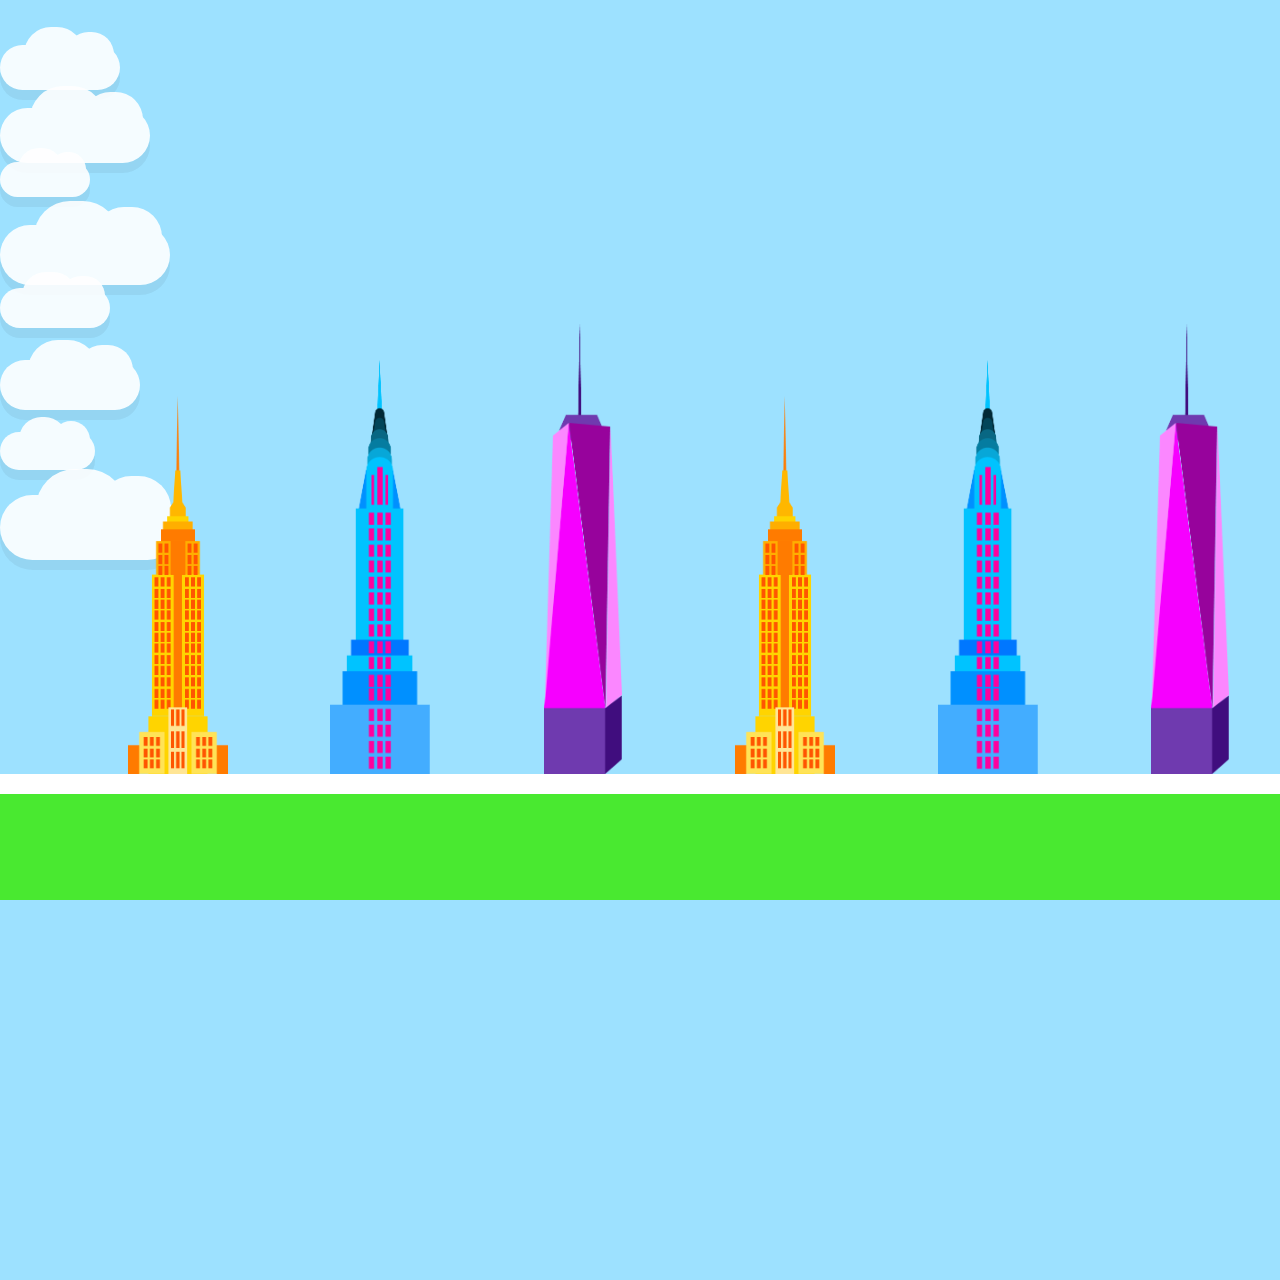
<file: index.html>
<!DOCTYPE html>
<html lang="ko">
<head>
  <meta charset="UTF-8" />
  <meta name="viewport" content="width=device-width, initial-scale=1.0" />
  <title>Skyline</title>
  <link href="https://fonts.googleapis.com/css2?family=Poppins:wght@800&family=Inter:wght@400;700&display=swap" rel="stylesheet">
  <link rel="stylesheet" href="style.css">
</head>
<body>

 <div class="sky-elements">
  <div class="cloud c1"></div>
  <div class="cloud c2"></div>
  <div class="cloud c3"></div>
  <div class="cloud c4"></div>
  <div class="cloud c5"></div>
  <div class="cloud c6"></div>
  <div class="cloud c7"></div>
  <div class="cloud c8"></div>
</div>


  <div class="horizon"></div>
  <div class="ground"></div>

  <div class="scroll-container">
    <div class="track"id="track">

     <div class="building b-empire" data-id="empire" style="--h: 50vh;" tabindex="0">
     <img class="building-img" src="assets/image/empire.png" alt="Empire State">
     <div class="info">
     <h2>EMPIRE STATE</h2>
     <p>The King of Manhattan</p>
  </div>
</div>

<div class="building b-chrysler" data-id="chrysler" style="--h: 50vh;" tabindex="0">
   <img class="building-img" src="assets/image/cry.png" alt="Chrysler Building">
   <div class="info">
   <h2>CHRYSLER</h2>
   <p>Art Deco Crown</p>
   </div>
</div>

<div class="building b-oneworld" data-id="oneworld" style="--h: 50vh;" tabindex="0">
   <img class="building-img" src="assets/image/oneworld.png" alt="One World Trade Center">
   <div class="info">
    <h2>ONE WORLD</h2>
    <p>Freedom Tower</p>
  </div>
</div>

  

  <script src="script.js"></script>
  <a class="wx-link" href="final_weather_test.html" aria-label="Weather test">•</a>

</body>
</html>
</file>
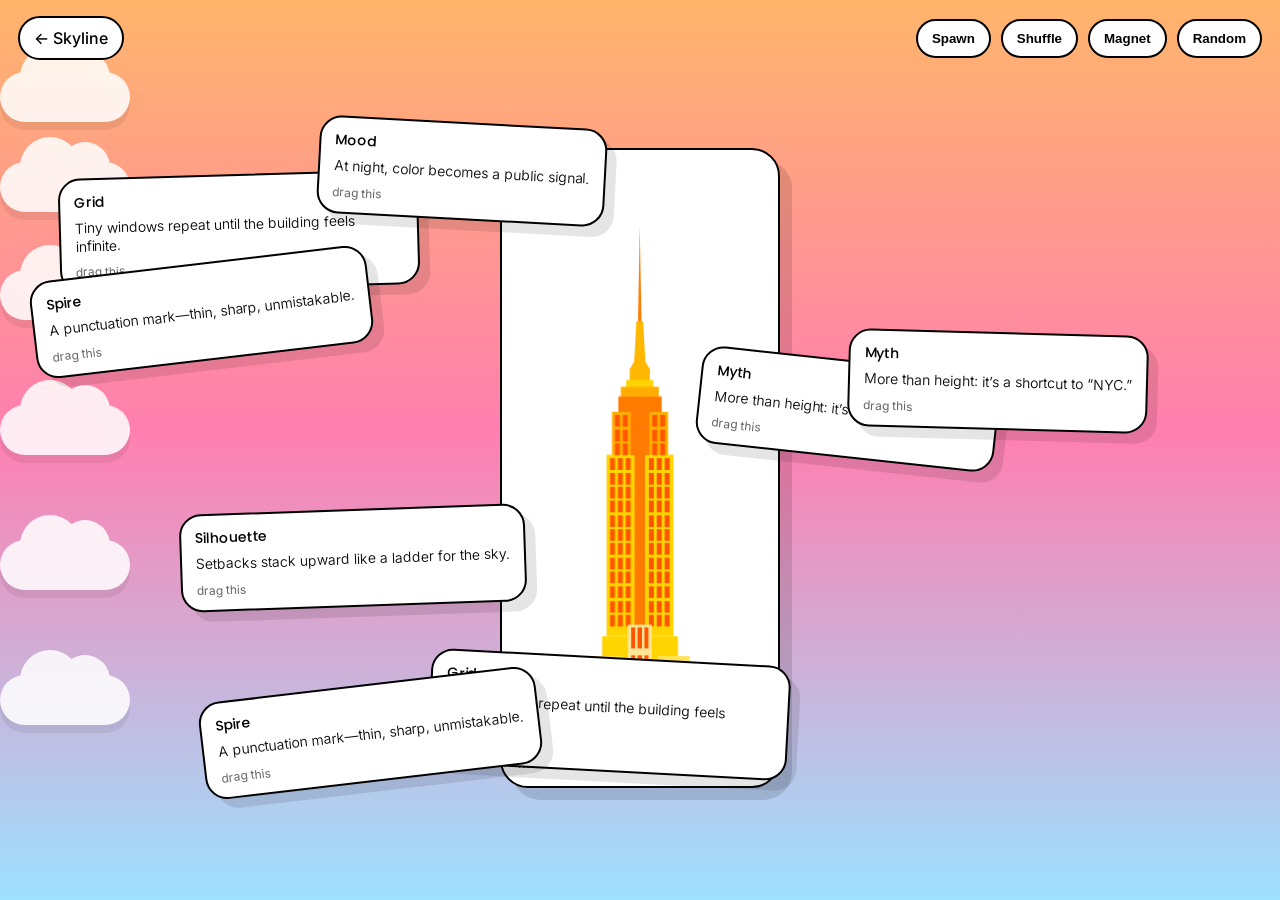
<file: building.html>
<!DOCTYPE html>
<html lang="ko">
<head>
  <meta charset="UTF-8" />
  <meta name="viewport" content="width=device-width, initial-scale=1.0" />
  <title>Building</title>
  <link href="https://fonts.googleapis.com/css2?family=Poppins:wght@300;400;500;600&family=Inter:wght@300;400;500;600&display=swap" rel="stylesheet">
  <link rel="stylesheet" href="building.css" />
</head>
<body>

  <!-- ☁️ clouds -->
  <div class="sky-elements" aria-hidden="true">
    <div class="cloud cloud--a"></div>
    <div class="cloud cloud--b"></div>
    <div class="cloud cloud--c"></div>
    <div class="cloud cloud--d"></div>
    <div class="cloud cloud--e"></div>
    <div class="cloud cloud--f"></div>
  </div>
  <div id="weatherFx" aria-hidden="true"></div>

  <!-- top controls -->
  <header class="top">
    <a class="back" href="index.html">← Skyline</a>

    <div class="top-actions">
      <button class="btn" id="btnSpawn" type="button">Spawn</button>
      <button class="btn" id="btnShuffle" type="button">Shuffle</button>
        <button class="btn" id="btnMagnet" type="button">Magnet</button>
      <button class="btn" id="btnRandom" type="button">Random</button>
    </div>
  </header>

  <!-- stage -->
  <main class="stage" id="stage" aria-label="Experimental info stage">
    <!-- building image becomes a “totem” -->
    <div class="totem" id="totem" tabindex="0">
      <img id="bImg" alt="" />
      <div class="totem__label">
        <div class="totem__title" id="bName"></div>
        <div class="totem__tag" id="bTag"></div>
      </div>
    </div>

    <!-- fragments injected here -->
  </main>

  <script src="building.js"></script>
</body>
</html>
</file>
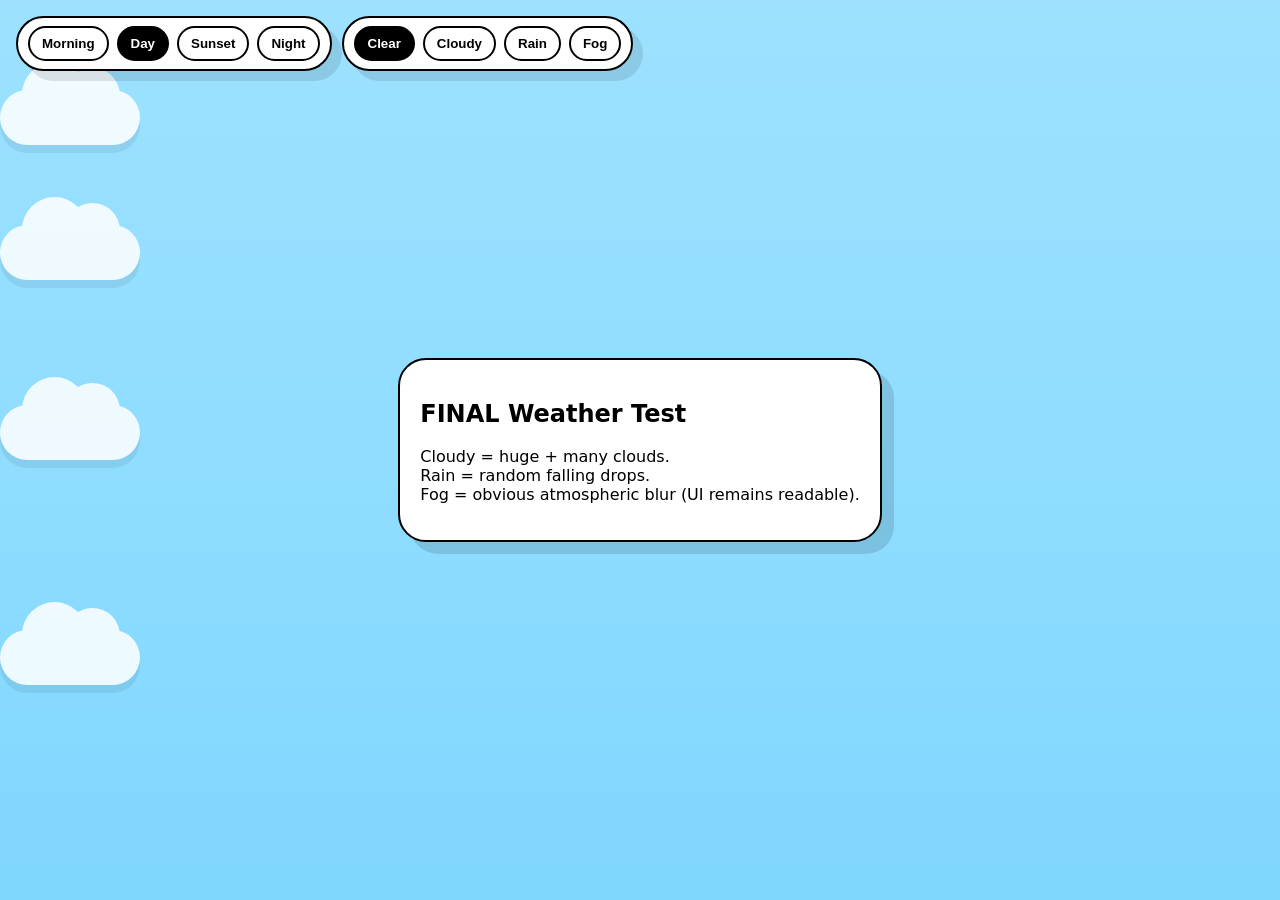
<file: final_weather_test.html>
<!DOCTYPE html>
<html lang="en">
<head>
<meta charset="UTF-8">
<meta name="viewport" content="width=device-width, initial-scale=1.0">
<title>FINAL Weather + Time Test</title>

<style>
:root{ --stroke:#000; --paper:#fff; }

*{box-sizing:border-box}
html,body{
  margin:0;
  height:100%;
  font-family:system-ui,-apple-system,Inter,Arial,sans-serif;
  transition:background 800ms ease;
}

/* ================= TIME ================= */
body.time-morning{
  background: linear-gradient(180deg,#c8ecff 0%,#9de1ff 55%,#87d9ff 100%);
}
body.time-day{
  background: linear-gradient(180deg,#9de1ff 0%,#8ddcff 60%,#7fd6ff 100%);
}
body.time-sunset{
  background: linear-gradient(180deg,#ffb56b 0%,#ff7fb0 50%,#9de1ff 100%);
}
body.time-night{
  background: linear-gradient(180deg,#08162f 0%,#0f2b5a 60%,#1b3f7a 100%);
}

/* ================= SKY CLOUD BASE ================= */
.sky-elements{
  position:fixed;
  inset:0;
  pointer-events:none;
  z-index:0;
}
.cloud{
  position:absolute;
  background:#fff;
  width:140px;
  height:55px;
  border-radius:999px;
  opacity:.85;
  animation:float linear infinite;
  filter:drop-shadow(0 8px 0 rgba(0,0,0,.08));
}
.cloud::before,.cloud::after{
  content:"";
  position:absolute;
  background:#fff;
  border-radius:999px;
}
.cloud::after{width:65px;height:65px;top:-28px;left:22px;}
.cloud::before{width:55px;height:55px;top:-22px;left:65px;}

@keyframes float{
  from{left:-200px;}
  to{left:100vw;}
}

.cloud--a{top:10%;animation-duration:40s;}
.cloud--b{top:25%;animation-duration:55s;}
.cloud--c{top:45%;animation-duration:48s;}
.cloud--d{top:70%;animation-duration:65s;}

/* ================= WEATHER FX LAYER ================= */
#weatherFx{
  position:fixed;
  inset:0;
  pointer-events:none;
  z-index:1; /* behind UI */
}

/* ---------- CLOUDY EXTRA ---------- */
.fx-cloud{
  position:absolute;
  background:#fff;
  border-radius:999px;
  opacity:.92;
  animation:fxFloat linear infinite;
  filter:drop-shadow(0 14px 0 rgba(0,0,0,.09));
}
.fx-cloud::before,.fx-cloud::after{
  content:"";
  position:absolute;
  background:#fff;
  border-radius:999px;
}
.fx-cloud::before{width:50%;height:120%;top:-40%;left:18%;}
.fx-cloud::after{width:45%;height:110%;top:-35%;left:55%;}

@keyframes fxFloat{
  from{transform:translateX(-260px);}
  to{transform:translateX(110vw);}
}

/* ---------- RAIN ---------- */
.rain-drop{
  position:absolute;
  top:-40px;
  width:2px;
  height:14px;
  background:rgba(255,255,255,.9);
  border-radius:999px;
  animation:rainFall linear forwards;
}
.rain-drop.thick{width:3px;height:20px;}
.rain-drop.thin{width:1px;height:10px;}

@keyframes rainFall{
  to{transform:translateY(120vh) rotate(var(--tilt));}
}

/* ---------- FOG (clean UI) ---------- */
.fog{
  position:absolute;
  inset:-10%;
  background:
    radial-gradient(circle at 20% 30%, rgba(255,255,255,.65) 0 30%, transparent 65%),
    radial-gradient(circle at 80% 40%, rgba(255,255,255,.55) 0 28%, transparent 65%),
    linear-gradient(180deg, rgba(255,255,255,.35), rgba(255,255,255,.15));
  filter:blur(14px);
  opacity:.75;
  mix-blend-mode:screen;
  animation:fogDrift 12s ease-in-out infinite alternate;
}
.fog.fog--2{
  filter:blur(22px);
  opacity:.6;
}

@keyframes fogDrift{
  from{transform:translate3d(-2%,-1%,0);}
  to{transform:translate3d(3%,2%,0);}
}

/* ================= UI ================= */
.hud{
  position:fixed;
  top:16px;
  left:16px;
  right:16px;
  display:flex;
  flex-wrap:wrap;
  gap:10px;
  z-index:10;
}

.group{
  display:flex;
  gap:8px;
  background:#fff;
  border:2px solid var(--stroke);
  border-radius:999px;
  padding:8px 10px;
  box-shadow:10px 10px 0 rgba(0,0,0,.1);
}

button{
  padding:8px 12px;
  border-radius:999px;
  border:2px solid var(--stroke);
  background:#fff;
  font-weight:700;
  cursor:pointer;
}
button.active{background:#000;color:#fff;}

.stage{
  position:fixed;
  inset:0;
  display:flex;
  align-items:center;
  justify-content:center;
  z-index:5;
}
.card{
  background:#fff;
  border:2px solid var(--stroke);
  border-radius:28px;
  padding:20px;
  box-shadow:12px 12px 0 rgba(0,0,0,.12);
}
</style>
</head>

<body class="time-day">

<div class="sky-elements">
  <div class="cloud cloud--a"></div>
  <div class="cloud cloud--b"></div>
  <div class="cloud cloud--c"></div>
  <div class="cloud cloud--d"></div>
</div>

<div id="weatherFx"></div>

<div class="hud">
  <div class="group">
    <button data-time="time-morning">Morning</button>
    <button data-time="time-day" class="active">Day</button>
    <button data-time="time-sunset">Sunset</button>
    <button data-time="time-night">Night</button>
  </div>
  <div class="group">
    <button data-weather="" class="active">Clear</button>
    <button data-weather="cloudy">Cloudy</button>
    <button data-weather="rain">Rain</button>
    <button data-weather="fog">Fog</button>
  </div>
</div>

<div class="stage">
  <div class="card">
    <h2>FINAL Weather Test</h2>
    <p>Cloudy = huge + many clouds.<br>
       Rain = random falling drops.<br>
       Fog = obvious atmospheric blur (UI remains readable).</p>
  </div>
</div>

<script>
const body=document.body;
const fx=document.getElementById("weatherFx");
let rainTimer=null, rainBurstTimer=null;

function clearFx(){
  fx.innerHTML="";
  if(rainTimer){clearInterval(rainTimer);rainTimer=null;}
  if(rainBurstTimer){clearInterval(rainBurstTimer);rainBurstTimer=null;}
}

function spawnClouds(count=26){
  clearFx();
  for(let i=0;i<count;i++){
    const c=document.createElement("div");
    c.className="fx-cloud";
    const scale=Math.random()*1+0.9;
    c.style.width=190*scale+"px";
    c.style.height=72*scale+"px";
    c.style.top=Math.random()*85+"%";
    c.style.left=-300-Math.random()*800+"px";
    c.style.animationDuration=25+Math.random()*70+"s";
    c.style.animationDelay=-Math.random()*60+"s";
    fx.appendChild(c);
  }
}

function spawnRain(){
  clearFx();
  function makeDrop(){
    const d=document.createElement("div");
    d.className="rain-drop";
    const r=Math.random();
    if(r>.85)d.classList.add("thick");
    if(r<.25)d.classList.add("thin");
    d.style.left=Math.random()*100+"%";
    d.style.setProperty("--tilt",(Math.random()*6-3)+"deg");
    d.style.animationDuration=(0.55+Math.random()*0.65)+"s";
    fx.appendChild(d);
    d.addEventListener("animationend",()=>d.remove());
  }
  rainTimer=setInterval(()=>{
    for(let i=0;i<8+Math.random()*8;i++)makeDrop();
  },120);
  rainBurstTimer=setInterval(()=>{
    for(let i=0;i<30;i++)makeDrop();
  },1200);
}

function spawnFog(){
  clearFx();
  const f1=document.createElement("div");
  const f2=document.createElement("div");
  f1.className="fog";
  f2.className="fog fog--2";
  fx.appendChild(f1);
  fx.appendChild(f2);
}

function setWeather(kind){
  body.classList.remove("weather-cloudy","weather-rain","weather-fog");
  if(!kind){clearFx();return;}
  body.classList.add("weather-"+kind);
  if(kind==="cloudy")spawnClouds();
  if(kind==="rain")spawnRain();
  if(kind==="fog")spawnFog();
}

document.querySelectorAll("[data-time]").forEach(btn=>{
  btn.onclick=()=>{
    document.querySelectorAll("[data-time]").forEach(b=>b.classList.remove("active"));
    btn.classList.add("active");
    body.classList.remove("time-morning","time-day","time-sunset","time-night");
    body.classList.add(btn.dataset.time);
  }
});

document.querySelectorAll("[data-weather]").forEach(btn=>{
  btn.onclick=()=>{
    document.querySelectorAll("[data-weather]").forEach(b=>b.classList.remove("active"));
    btn.classList.add("active");
    setWeather(btn.dataset.weather);
  }
});
</script>

</body>
</html>
</file>
<file: style.css>
:root{
  --horizon-y: 86vh;

  --sky: #9de1ff;
  --ground: #49e930;

  /* ✅ 선은 한 번만, 너무 두껍지 않게 */
  --stroke: #ffffff;
  --stroke-w: 20px;
}

*{ box-sizing:border-box; }
html, body{
  margin:0;
  width:100%;
  height:100%;
  background: var(--sky);
  overflow:hidden;
  font-family: Inter, system-ui, -apple-system, sans-serif;
}

/* =================================
   MORE CLOUDS
================================= */

.cloud{
  position:absolute;
  background:#fff;
  border-radius:999px;
  opacity:.9;
  animation: float linear infinite;
  filter: drop-shadow(0 10px 0 rgba(0,0,0,.06));
}

/* 랜덤 크기 */
.c1{ top:5%;  width:120px; height:45px; animation-duration:40s; }
.c2{ top:12%; width:150px; height:55px; animation-duration:60s; animation-delay:-10s; }
.c3{ top:18%; width:90px;  height:35px; animation-duration:35s; animation-delay:-5s; }
.c4{ top:25%; width:170px; height:60px; animation-duration:75s; animation-delay:-25s; }
.c5{ top:32%; width:110px; height:40px; animation-duration:45s; animation-delay:-15s; }
.c6{ top:40%; width:140px; height:50px; animation-duration:65s; }
.c7{ top:48%; width:95px;  height:38px; animation-duration:38s; animation-delay:-20s; }
.c8{ top:55%; width:180px; height:65px; animation-duration:85s; animation-delay:-30s; }


/* 구름 둥글게 */
.cloud::before,
.cloud::after{
  content:"";
  position:absolute;
  background:#fff;
  border-radius:999px;
}

.cloud::before{
  width:50%;
  height:120%;
  top:-40%;
  left:20%;
}

.cloud::after{
  width:40%;
  height:100%;
  top:-30%;
  left:55%;
}

@keyframes float{
  from { left:-250px; }
  to { left:100vw; }
}


/* -----------------------
   horizon / ground
----------------------- */
.horizon{
  position: fixed;
  top: var(--horizon-y);
  left: 0;
  width: 100%;
  height: var(--stroke-w);
  background: var(--stroke);
  z-index: 100;
}
.ground{
  position: fixed;
  top: var(--horizon-y);
  left: 0;
  width: 100%;
  height: calc(100vh - var(--horizon-y));
  background: var(--ground);
  z-index: 5;
  border-top: var(--stroke-w) solid var(--stroke);
}

/* -----------------------
   rotated scroll layout
----------------------- */
.scroll-container{
  width: 100vh;
  height: 100vw;
  transform: rotate(-90deg) translateX(-100vh);
  transform-origin: top left;

  overflow-y: scroll;
  overflow-x: visible;
  scrollbar-width: none;

  isolation: isolate;
  position: relative;
  z-index: 10;
}
.scroll-container::-webkit-scrollbar{ display:none; }

.track{
  display:flex;
  width:max-content;
  height:100vh;
  gap: 8vw;

  transform: rotate(90deg) translateY(-100vh);
  transform-origin: top left;

  /* ✅ 호버/말풍선 잘림 방지 */
  padding: 1vh 10vw 0;
  align-items:flex-end;
  overflow: visible;
}

/* -----------------------
   Building base (외곽선 1번만)
----------------------- */
.building{
  position: relative;
  flex-shrink: 0;

  width: 7vw;
  min-width: 100px;
  height: var(--h);

  bottom: calc(100vh - var(--horizon-y));

  border: none;
  box-shadow: none;
  overflow: visible;

  transition: transform .25s ease, z-index .25s ease;
  z-index: 20;
  cursor: pointer;
  outline: none;
}
.building:hover,
.building.is-active{
  transform: translateY(-14px) scale(1.03);
  z-index: 200;
}

.facade{
  position:absolute;
  inset: 0;
  pointer-events:none;
}

/* tooltip */
.info{
  position:absolute;
  top: -100px;
  left: 50%;
  transform: translateX(-50%);
  opacity: 0;
  transition: .2s ease;

  background: #fff;
  border: var(--stroke-w) solid var(--stroke);
  border-radius: 28px;
  padding: 14px 12px;
  min-width: 240px;
  text-align: center;
  box-shadow: 12px 12px 0 rgba(0,0,0,0.15);
  z-index: 500;
  pointer-events:none;
}
.info::after{
  content:"";
  position:absolute;
  bottom: -18px;
  left: 50%;
  transform: translateX(-50%);
  border-left: 12px solid transparent;
  border-right: 12px solid transparent;
  border-top: 14px solid var(--stroke);
}
.building:hover .info,
.building.is-active .info{
  opacity: 1;
  top: -190px;
}
.info h2{
  margin:0;
  font-family: Poppins, system-ui, sans-serif;
  font-size: 1.25rem;
  letter-spacing: -0.2px;
  color: black;
}
.info p{
  margin:6px 0 0;
  font-weight: 800;
  color: #444;
}


/* -----------------------
   Touch: hover 없으면 포커스(탭)으로도 보이게
----------------------- */
@media (hover:none){
  .info{ opacity:0; }
  .building:focus .info{ opacity:1; top:-180px; }
}

/* ✅ building 안 PNG가 박스 바닥에 딱 붙고, 항상 안 잘리게 */
.building-img{
  position: absolute;
  left: 50%;
  bottom: 0;
  transform: translateX(-50%);
  width: 100%;
  height: 100%;
  object-fit: contain;         /* 이미지 전체 보이게 */
  object-position: bottom;     /* 바닥 기준 정렬 */
  pointer-events: none;        /* 호버/클릭이 building에 잡히게 */
  display: block;
}

/* ✅ 배경 겹침 방지 (혹시 남아있으면) */
.b-empire, .b-chrysler, .b-oneworld{
  background: transparent !important;
}

/* tiny hidden-ish weather test link */
.wx-link{
  position: fixed;
  right: 10px;
  bottom: 10px;
  width: 14px;
  height: 14px;
  border-radius: 999px;
  background: rgba(255,255,255,0.18);
  border: 1px solid rgba(0,0,0,0.18);
  text-decoration: none;
  color: transparent; /* dot text hidden */
  z-index: 9999;
  cursor: pointer;
}

/* only visible on hover/focus (so it’s “almost invisible”) */
.wx-link:hover,
.wx-link:focus{
  background: rgba(255,255,255,0.85);
  border-color: rgba(0,0,0,0.7);
  color: rgba(0,0,0,0.65);
  font-size: 12px;
  line-height: 14px;
  text-align: center;
  outline: none;
}
</file>
<file: building.css>
:root{
  --bg:#9de1ff;
  --stroke:#000;
  --paper:#fff;
}

*{ box-sizing:border-box; }
html,body{
  margin:0; height:100%;
  background: transparent;
  overflow:hidden;
  font-family: Inter, system-ui, -apple-system, sans-serif;
  color:#000;
}

/* ☁️ clouds (your version) */
.sky-elements{ position:fixed; inset:0; pointer-events:none; z-index:0; }
.cloud{
  position:absolute; background:#fff;
  width:130px; height:50px; border-radius:999px;
  opacity:.85; animation: float linear infinite;
  filter: drop-shadow(0 8px 0 rgba(0,0,0,0.08));
}
.cloud::before,.cloud::after{ content:""; position:absolute; background:#fff; border-radius:999px; }
.cloud::after{ width:60px; height:60px; top:-25px; left:20px; }
.cloud::before{ width:50px; height:50px; top:-20px; left:60px; }
@keyframes float{ from{ left:-200px; } to{ left:100vw; } }
.cloud--a{ top:8%;  animation-duration:40s; }
.cloud--b{ top:18%; animation-duration:55s; animation-delay:-10s; }
.cloud--c{ top:30%; animation-duration:48s; animation-delay:-20s; }
.cloud--d{ top:45%; animation-duration:60s; animation-delay:-5s;  }
.cloud--e{ top:60%; animation-duration:52s; animation-delay:-25s; }
.cloud--f{ top:75%; animation-duration:65s; animation-delay:-15s; }

.top{
  position: fixed;
  top: 0; left: 0; right: 0;
  z-index: 50;
  padding: 16px 18px;
  display:flex;
  align-items:center;
  justify-content: space-between;
  gap: 12px;
}

.back{
  display:inline-block;
  padding: 10px 14px;
  background: var(--paper);
  border: 2px solid var(--stroke);
  border-radius: 999px;
  text-decoration:none;
  color:#000;
  font-weight: 500;
}

.top-actions{ display:flex; gap:10px; }
.btn{
  padding: 10px 14px;
  background: var(--paper);
  border: 2px solid var(--stroke);
  border-radius: 999px;
  font-weight: 600;
  cursor:pointer;
}

/* stage */
.stage{
  position: relative;
  z-index: 10;
  width: 100vw;
  height: 100vh;
  padding-top: 74px; /* for top bar */
}

/* center “totem” */
.totem{
  position: absolute;
  left: 50%;
  top: 52%;
  transform: translate(-50%, -50%);
  width: 280px;
  height: 640px;
  background: var(--paper);
  border: 2px solid var(--stroke);
  border-radius: 28px;
  box-shadow: 12px 12px 0 rgba(0,0,0,.12);
  display:flex;
  align-items:center;
  justify-content:center;
  padding: 16px;
  user-select:none;
}

.totem img{
  width: 100%;
  height: 80%;
  object-fit: contain;
  object-position: bottom;
  display:block;
  pointer-events:none;
}

.totem__label{
  position: absolute;
  left: 16px;
  right: 16px;
  bottom: 14px;
}

.totem__title{
  font-family: Poppins, system-ui, sans-serif;
  font-weight: 500;
  font-size: 18px;
  letter-spacing: -0.2px;
  line-height: 1.1;
}

.totem__tag{
  margin-top: 6px;
  font-size: 13px;
  line-height: 1.2;
  opacity: .85;
}

/* experimental fragments */
.frag{
  position: absolute;
  max-width: min(360px, 70vw);
  background: var(--paper);
  border: 2px solid var(--stroke);
  border-radius: 22px;
  box-shadow: 10px 10px 0 rgba(0,0,0,.10);
  padding: 12px 14px;
  cursor: grab;
  user-select:none;
  transition: left .5s ease, top .5s ease, transform .5s ease;
  transform: rotate(var(--r));
}

.frag:active{ cursor: grabbing; }

.frag__k{
  font-family: Poppins, system-ui, sans-serif;
  font-weight: 500;
  font-size: 14px;
  letter-spacing: -0.1px;
}

.frag__t{
  margin-top: 6px;
  font-size: 14px;
  line-height: 1.25;
  font-weight: 350;
  opacity: .95;
}

/* tiny meta */
.frag__meta{
  margin-top: 10px;
  font-size: 12px;
  opacity: .6;
}

/* subtle “glitch” hover without thick borders */
.frag:hover{
  transform: rotate(var(--r)) translateY(-2px);
}

/* mobile */
@media (max-width: 820px){
  .totem{
    width: 86vw;
    height: 320px;
  }
}
/* =================================
   Dynamic Sky (time + weather)
   body에 클래스가 붙으면 자동 적용
================================= */

/* 기본(낮) */
body{
  transition: background 800ms ease;
}

/* time themes */
body.time-morning{
  background: linear-gradient(180deg, #bfe9ff 0%, #9de1ff 55%, #8be0ff 100%);
}
body.time-day{
  background: linear-gradient(180deg, #9de1ff 0%, #8ddcff 60%, #7fd6ff 100%);
}
body.time-sunset{
  background: linear-gradient(180deg, #ffb56b 0%, #ff7fb0 48%, #9de1ff 100%);
}
body.time-night{
  background: linear-gradient(180deg, #0a1a3a 0%, #0f2b5a 55%, #1b3f7a 100%);
}

/* weather overlays (부드럽게 얹기) */
body.weather-cloudy::before,
body.weather-rain::before,
body.weather-snow::before,
body.weather-fog::before{
  content:"";
  position: fixed;
  inset: 0;
  pointer-events: none;
  z-index: 0; /* clouds 뒤에 깔림 */
  opacity: .22;
}

/* weather FX layer */
#weatherFx{
  position: fixed;
  inset: 0;
  pointer-events: none;
  z-index: 0; /* sky-elements(0) 위, stage(10) 아래 */
}

/* -------------------------
   ☁️ CLOUDY: huge + many
-------------------------- */
body.weather-cloudy .cloud{
  width: 190px;
  height: 72px;
  opacity: .92;
  filter: drop-shadow(0 14px 0 rgba(0,0,0,0.08));
}

body.weather-cloudy .cloud::after{ width: 90px; height: 90px; top: -36px; left: 28px; }
body.weather-cloudy .cloud::before{ width: 80px; height: 80px; top: -30px; left: 92px; }

/* JS가 만들어주는 추가 구름 */
.fx-cloud{
  position: absolute;
  background:#fff;
  border-radius:999px;
  opacity:.92;
  animation: fxFloat linear infinite;
  filter: drop-shadow(0 14px 0 rgba(0,0,0,0.09));
}
.fx-cloud::before,.fx-cloud::after{
  content:"";
  position:absolute;
  background:#fff;
  border-radius:999px;
}
.fx-cloud::before{ width:52%; height:120%; top:-42%; left:18%; }
.fx-cloud::after{ width:44%; height:105%; top:-34%; left:55%; }

@keyframes fxFloat{
  from{ transform: translateX(-260px); }
  to{ transform: translateX(110vw); }
}


/* -------------------------
   🌧️ RAIN: real drops
-------------------------- */
.rain-drop{
  position:absolute;
  top:-40px;
  width: 2px;
  height: 14px;
  background: rgba(255,255,255,.85);
  border-radius: 999px;
  filter: drop-shadow(0 2px 0 rgba(0,0,0,.08));
  opacity: .9;
  animation: rainFall linear forwards;
}

.rain-drop.thick{ width: 3px; height: 20px; opacity: .95; }
.rain-drop.thin{ width: 1px; height: 10px; opacity: .7; }

@keyframes rainFall{
  to{
    transform: translateY(120vh);
  }
}


/* snow: floating dots */
body.weather-snow::before{
  background:
    radial-gradient(circle, rgba(255,255,255,.9) 0 2px, transparent 3px) 0 0/60px 60px,
    radial-gradient(circle, rgba(255,255,255,.8) 0 1.5px, transparent 3px) 20px 30px/70px 70px;
  opacity: .22;
  animation: snowDrift 6s linear infinite;
}
@keyframes snowDrift{
  from{ transform: translateY(-30px); }
  to{ transform: translateY(30px); }
}

/* -------------------------
   🌫️ FOG: obvious blur veil
-------------------------- */
.fog{
  position:absolute;
  inset:-10%;
  background:
    radial-gradient(circle at 20% 30%, rgba(255,255,255,.65) 0 30%, transparent 65%),
    radial-gradient(circle at 80% 40%, rgba(255,255,255,.55) 0 28%, transparent 65%),
    linear-gradient(180deg, rgba(255,255,255,.35), rgba(255,255,255,.15));
  filter: blur(14px);
  opacity: .75;
  mix-blend-mode: screen;
  animation: fogDrift 10s ease-in-out infinite alternate;
  z-index: 0;   /* 🔥 중요: 항상 UI보다 뒤 */
}

.fog.fog--2{
  opacity: .65;
  filter: blur(26px);
  animation-duration: 14s;
}

@keyframes fogDrift{
  from{ transform: translate3d(-2%, -1%, 0); }
  to{ transform: translate3d(3%, 2%, 0); }
}

/* (선택) 안개일 때 전체가 “뿌옇게” 보이도록 */
body.weather-fog .stage{
  filter: blur(1.5px) saturate(.9);
}


/* night일 때 구름/조각이 너무 밝으면 살짝 톤다운 */
body.time-night .frag,
body.time-night .totem,
body.time-night .btn,
body.time-night .back{
  box-shadow: 10px 10px 0 rgba(0,0,0,.22);
}
</file>
